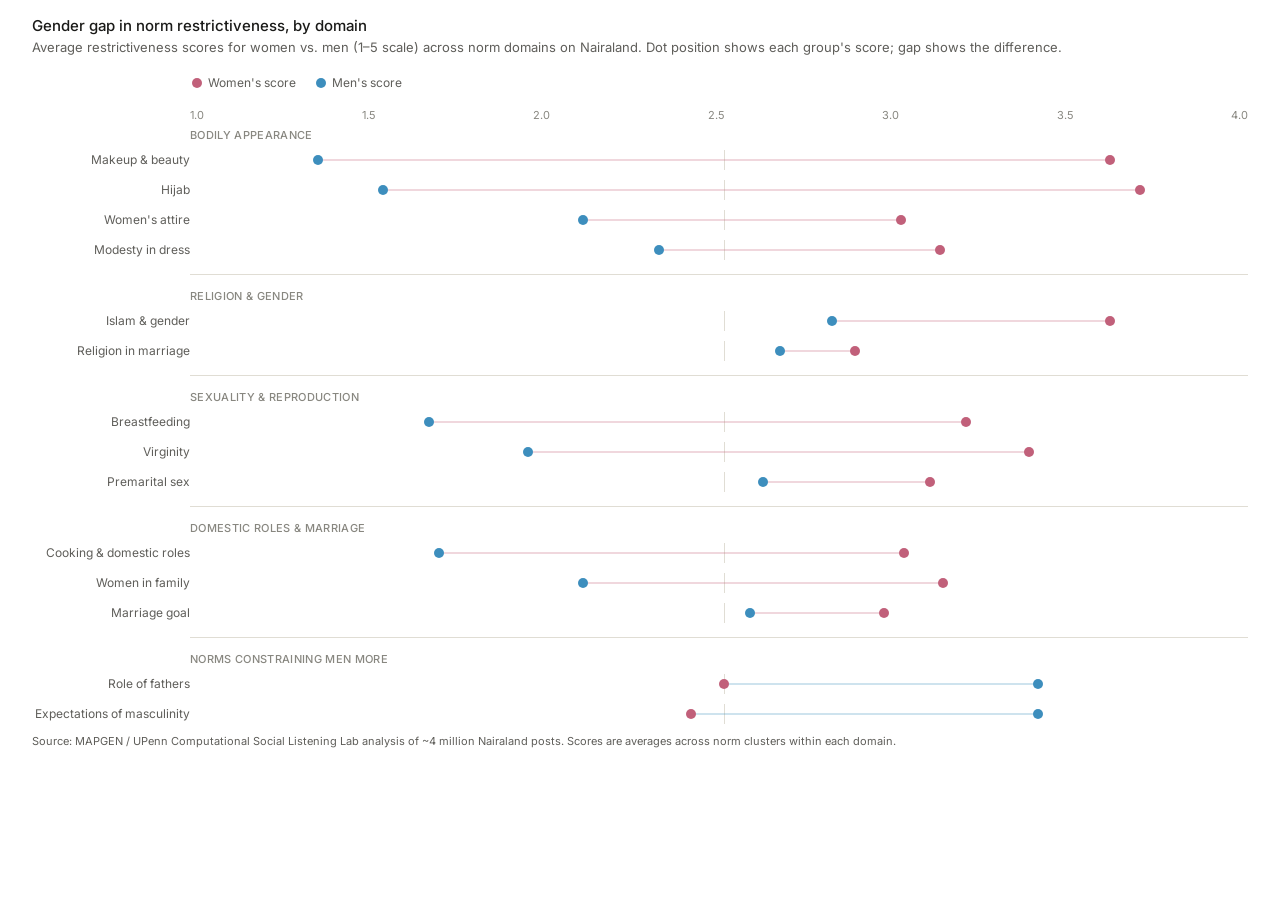
<file: viz/diverging-dot.html>
<!DOCTYPE html>
<html lang="en">
<head>
  <meta charset="UTF-8">
  <meta name="viewport" content="width=device-width, initial-scale=1">
  <link rel="preconnect" href="https://fonts.googleapis.com">
  <link href="https://fonts.googleapis.com/css2?family=Inter:wght@400;500;600&display=swap" rel="stylesheet">
  <style>
    :root {
      --font-sans: 'Inter', system-ui, sans-serif;
      --color-text-primary: #1a1a18;
      --color-text-secondary: #5f5e5a;
      --color-text-tertiary: #888780;
      --color-border-tertiary: #e0ddd4;
    }
    html, body { margin: 0; padding: 0 16px 16px; background: transparent; overflow-x: hidden; box-sizing: border-box; }
    .sr-only { position: absolute; width: 1px; height: 1px; padding: 0; margin: -1px; overflow: hidden; clip: rect(0,0,0,0); white-space: nowrap; border: 0; }
    body { margin: 0; }
    .chart-wrap { padding: 1rem 0 0.5rem; font-family: var(--font-sans, sans-serif); }
    .chart-title { font-size: 15px; font-weight: 500; color: var(--color-text-primary); margin: 0 0 4px 0; }
    .chart-subtitle { font-size: 13px; color: var(--color-text-secondary); margin: 0 0 20px 0; }
    .legend { display: flex; gap: 20px; margin: 0 0 18px 160px; flex-wrap: wrap; }
    .legend-item { display: flex; align-items: center; gap: 6px; font-size: 12px; color: var(--color-text-secondary); }
    .legend-dot { width: 10px; height: 10px; border-radius: 50%; }
    .row { display: flex; align-items: center; margin-bottom: 10px; }
    .label { width: 158px; font-size: 12px; color: var(--color-text-secondary); text-align: right; padding-right: 10px; flex-shrink: 0; line-height: 1.3; }
    .bar-area { flex: 1; position: relative; height: 20px; }
    .center-line { position: absolute; left: 50%; top: 0; bottom: 0; width: 1px; background: var(--color-border-tertiary); }
    .dot { position: absolute; top: 50%; width: 10px; height: 10px; border-radius: 50%; transform: translate(-50%, -50%); }
    .connector { position: absolute; top: 50%; height: 2px; transform: translateY(-50%); }
    .axis-labels { display: flex; margin-left: 158px; font-size: 11px; color: var(--color-text-tertiary, var(--color-text-secondary)); margin-bottom: 6px; }
    .divider { border: none; border-top: 0.5px solid var(--color-border-tertiary); margin: 14px 0 14px 158px; }
    .section-label { font-size: 11px; font-weight: 500; color: var(--color-text-tertiary, var(--color-text-secondary)); margin: 0 0 8px 158px; letter-spacing: 0.03em; text-transform: uppercase; }
    .note { font-size: 11px; color: var(--color-text-secondary); margin-top: 10px; }
  </style>
</head>
<body>

<h2 class="sr-only">Diverging dot chart showing the gender gap in restrictiveness scores across norm domains on Nairaland. Most domains constrain women more than men, with appearance and religious norms showing the largest gaps.</h2>

<div class="chart-wrap">
  <p class="chart-title">Gender gap in norm restrictiveness, by domain</p>
  <p class="chart-subtitle">Average restrictiveness scores for women vs. men (1–5 scale) across norm domains on Nairaland. Dot position shows each group's score; gap shows the difference.</p>

  <div class="legend">
    <span class="legend-item"><span class="legend-dot" style="background:#C1607A;"></span>Women's score</span>
    <span class="legend-item"><span class="legend-dot" style="background:#3D8EBD;"></span>Men's score</span>
  </div>

  <div class="axis-labels" id="axis-labels"></div>
  <div id="chart-rows"></div>
  <p class="note">Source: MAPGEN / UPenn Computational Social Listening Lab analysis of ~4 million Nairaland posts. Scores are averages across norm clusters within each domain.</p>
</div>

<script>
const domains = [
  { label: "Hijab", w: 3.87, m: 1.56, group: "appearance" },
  { label: "Makeup & beauty", w: 3.78, m: 1.36, group: "appearance" },
  { label: "Modesty in dress", w: 3.26, m: 2.40, group: "appearance" },
  { label: "Women's attire", w: 3.14, m: 2.17, group: "appearance" },
  { label: "Islam & gender", w: 3.78, m: 2.93, group: "religion" },
  { label: "Religion in marriage", w: 3.00, m: 2.77, group: "religion" },
  { label: "Breastfeeding", w: 3.34, m: 1.70, group: "sexuality" },
  { label: "Premarital sex", w: 3.23, m: 2.72, group: "sexuality" },
  { label: "Virginity", w: 3.53, m: 2.00, group: "sexuality" },
  { label: "Women in family", w: 3.27, m: 2.17, group: "domestic" },
  { label: "Cooking & domestic roles", w: 3.15, m: 1.73, group: "domestic" },
  { label: "Marriage goal", w: 3.09, m: 2.68, group: "domestic" },
  { label: "Expectations of masculinity", w: 2.50, m: 3.56, group: "men" },
  { label: "Role of fathers", w: 2.60, m: 3.56, group: "men" },
];

domains.sort((a, b) => {
  const groups = ["appearance","religion","sexuality","domestic","men"];
  if (a.group !== b.group) return groups.indexOf(a.group) - groups.indexOf(b.group);
  return (b.w - b.m) - (a.w - a.m);
});

const minScore = 1.0;
const maxScore = 4.2;
const range = maxScore - minScore;

function pct(val) {
  return ((val - minScore) / range) * 100 + "%";
}

const groupLabels = {
  appearance: "Bodily appearance",
  religion: "Religion & gender",
  sexuality: "Sexuality & reproduction",
  domestic: "Domestic roles & marriage",
  men: "Norms constraining men more"
};

const container = document.getElementById("chart-rows");
let lastGroup = null;

domains.forEach(d => {
  if (d.group !== lastGroup) {
    if (lastGroup !== null) {
      const div = document.createElement("div");
      div.className = "divider";
      container.appendChild(div);
    }
    const lbl = document.createElement("div");
    lbl.className = "section-label";
    lbl.textContent = groupLabels[d.group];
    container.appendChild(lbl);
    lastGroup = d.group;
  }

  const row = document.createElement("div");
  row.className = "row";

  const label = document.createElement("div");
  label.className = "label";
  label.textContent = d.label;

  const barArea = document.createElement("div");
  barArea.className = "bar-area";

  const centerLine = document.createElement("div");
  centerLine.className = "center-line";
  barArea.appendChild(centerLine);

  const left = Math.min(d.w, d.m);
  const right = Math.max(d.w, d.m);
  const connector = document.createElement("div");
  connector.className = "connector";
  connector.style.left = pct(left);
  connector.style.width = "calc(" + pct(right) + " - " + pct(left) + ")";
  connector.style.background = d.w > d.m ? "rgba(193,96,122,0.25)" : "rgba(61,142,189,0.25)";
  barArea.appendChild(connector);

  const wDot = document.createElement("div");
  wDot.className = "dot";
  wDot.style.left = pct(d.w);
  wDot.style.background = "#C1607A";
  wDot.title = "Women: " + d.w.toFixed(2);
  barArea.appendChild(wDot);

  const mDot = document.createElement("div");
  mDot.className = "dot";
  mDot.style.left = pct(d.m);
  mDot.style.background = "#3D8EBD";
  mDot.title = "Men: " + d.m.toFixed(2);
  barArea.appendChild(mDot);

  row.appendChild(label);
  row.appendChild(barArea);
  container.appendChild(row);
});

const axisContainer = document.getElementById("axis-labels");
axisContainer.style.justifyContent = "space-between";
[1.0, 1.5, 2.0, 2.5, 3.0, 3.5, 4.0].forEach(v => {
  const lbl = document.createElement("span");
  lbl.textContent = v.toFixed(1);
  axisContainer.appendChild(lbl);
});

// Auto-size iframe
const sendHeight = () => window.parent.postMessage({ iframeHeight: document.body.scrollHeight + 24 }, '*');
window.addEventListener('load', sendHeight);
window.addEventListener('resize', sendHeight);
</script>
</body>
</html>
</file>
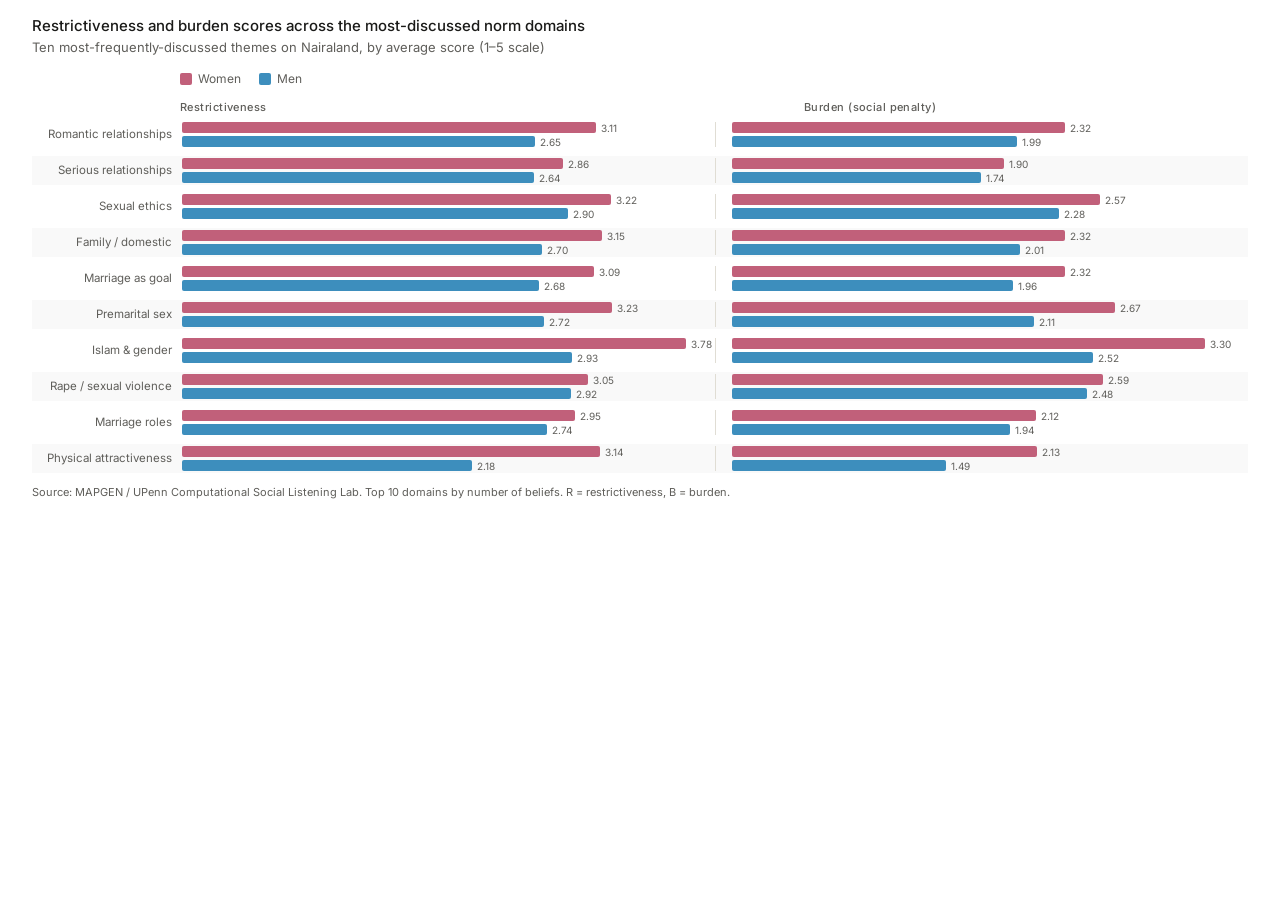
<file: viz/grouped-bar.html>
<!DOCTYPE html>
<html lang="en">
<head>
  <meta charset="UTF-8">
  <meta name="viewport" content="width=device-width, initial-scale=1">
  <link rel="preconnect" href="https://fonts.googleapis.com">
  <link href="https://fonts.googleapis.com/css2?family=Inter:wght@400;500;600&display=swap" rel="stylesheet">
  <style>
    :root {
      --font-sans: 'Inter', system-ui, sans-serif;
      --color-text-primary: #1a1a18;
      --color-text-secondary: #5f5e5a;
      --color-text-tertiary: #888780;
      --color-border-tertiary: #e0ddd4;
    }
    html, body { margin: 0; padding: 0 16px 16px; background: transparent; overflow-x: hidden; box-sizing: border-box; }
    .sr-only { position: absolute; width: 1px; height: 1px; padding: 0; margin: -1px; overflow: hidden; clip: rect(0,0,0,0); white-space: nowrap; border: 0; }
    .wrap { padding: 1rem 0 0.5rem; font-family: var(--font-sans, sans-serif); }
    .chart-title { font-size: 15px; font-weight: 500; color: var(--color-text-primary); margin: 0 0 4px; }
    .chart-sub { font-size: 13px; color: var(--color-text-secondary); margin: 0 0 16px; }
    .panel-head { font-size: 11px; font-weight: 500; color: var(--color-text-secondary); margin: 0 0 6px 148px; letter-spacing: 0.04em; }
    .panels { display: grid; grid-template-columns: 1fr 1fr; gap: 0; }
    .panel { position: relative; }
    .panel + .panel { border-left: 0.5px solid var(--color-border-tertiary); padding-left: 16px; }
    .row { display: flex; align-items: center; margin-bottom: 7px; }
    .row-label { width: 140px; font-size: 11.5px; color: var(--color-text-secondary); text-align: right; padding-right: 10px; flex-shrink: 0; line-height: 1.3; }
    .bars { flex: 1; display: flex; flex-direction: column; gap: 3px; }
    .bar-row { display: flex; align-items: center; gap: 5px; height: 11px; }
    .bar { height: 11px; border-radius: 2px; min-width: 2px; transition: width 0.3s; }
    .bar-val { font-size: 10px; color: var(--color-text-secondary); white-space: nowrap; }
    .axis-row { display: flex; justify-content: space-between; margin-left: 148px; font-size: 10px; color: var(--color-text-tertiary, #888); margin-bottom: 6px; }
    .legend { display: flex; gap: 18px; margin: 0 0 14px 148px; }
    .leg-item { display: flex; align-items: center; gap: 6px; font-size: 12px; color: var(--color-text-secondary); }
    .leg-swatch { width: 12px; height: 12px; border-radius: 2px; }
    .note { font-size: 11px; color: var(--color-text-secondary); margin-top: 12px; }
    .divider { border: none; border-top: 0.5px solid var(--color-border-tertiary); margin: 0 0 10px 148px; }
  </style>
</head>
<body>

<h2 class="sr-only">Grouped horizontal bar chart showing women's and men's average restrictiveness and burden scores across the ten most-discussed norm domains on Nairaland. Women's scores are consistently higher across all domains.</h2>

<div class="wrap">
  <p class="chart-title">Restrictiveness and burden scores across the most-discussed norm domains</p>
  <p class="chart-sub">Ten most-frequently-discussed themes on Nairaland, by average score (1–5 scale)</p>

  <div class="legend">
    <span class="leg-item"><span class="leg-swatch" style="background:#C1607A;"></span>Women</span>
    <span class="leg-item"><span class="leg-swatch" style="background:#3D8EBD;"></span>Men</span>
  </div>

  <div style="display:grid; grid-template-columns: 1fr 1fr; gap: 0;">
    <div>
      <div class="panel-head">Restrictiveness</div>
    </div>
    <div style="padding-left:16px;">
      <div class="panel-head">Burden (social penalty)</div>
    </div>
  </div>

  <div id="chart"></div>

  <p class="note">Source: MAPGEN / UPenn Computational Social Listening Lab. Top 10 domains by number of beliefs. R = restrictiveness, B = burden.</p>
</div>

<script>
const domains = [
  { label: "Romantic relationships", rW: 3.11, rM: 2.65, bW: 2.32, bM: 1.99 },
  { label: "Serious relationships",  rW: 2.86, rM: 2.64, bW: 1.90, bM: 1.74 },
  { label: "Sexual ethics",          rW: 3.22, rM: 2.90, bW: 2.57, bM: 2.28 },
  { label: "Family / domestic",      rW: 3.15, rM: 2.70, bW: 2.32, bM: 2.01 },
  { label: "Marriage as goal",       rW: 3.09, rM: 2.68, bW: 2.32, bM: 1.96 },
  { label: "Premarital sex",         rW: 3.23, rM: 2.72, bW: 2.67, bM: 2.11 },
  { label: "Islam & gender",         rW: 3.78, rM: 2.93, bW: 3.30, bM: 2.52 },
  { label: "Rape / sexual violence", rW: 3.05, rM: 2.92, bW: 2.59, bM: 2.48 },
  { label: "Marriage roles",         rW: 2.95, rM: 2.74, bW: 2.12, bM: 1.94 },
  { label: "Physical attractiveness",rW: 3.14, rM: 2.18, bW: 2.13, bM: 1.49 },
];

const maxR = 4.0, maxB = 3.6;
const container = document.getElementById("chart");

domains.forEach((d, i) => {
  const row = document.createElement("div");
  row.className = "row";
  row.style.background = i % 2 === 0 ? "transparent" : "rgba(136,135,128,0.05)";
  row.style.padding = "2px 0";

  const label = document.createElement("div");
  label.className = "row-label";
  label.textContent = d.label;

  const inner = document.createElement("div");
  inner.style.flex = "1";
  inner.style.display = "grid";
  inner.style.gridTemplateColumns = "1fr 1fr";
  inner.style.gap = "0";

  function makeBarSet(wVal, mVal, max, isRight) {
    const div = document.createElement("div");
    div.className = "bars";
    if (isRight) div.style.paddingLeft = "16px";

    const wRow = document.createElement("div");
    wRow.className = "bar-row";
    const wBar = document.createElement("div");
    wBar.className = "bar";
    wBar.style.width = (wVal / max * 100) + "%";
    wBar.style.background = "#C1607A";
    const wValEl = document.createElement("span");
    wValEl.className = "bar-val";
    wValEl.textContent = wVal.toFixed(2);
    wRow.appendChild(wBar);
    wRow.appendChild(wValEl);

    const mRow = document.createElement("div");
    mRow.className = "bar-row";
    const mBar = document.createElement("div");
    mBar.className = "bar";
    mBar.style.width = (mVal / max * 100) + "%";
    mBar.style.background = "#3D8EBD";
    const mValEl = document.createElement("span");
    mValEl.className = "bar-val";
    mValEl.textContent = mVal.toFixed(2);
    mRow.appendChild(mBar);
    mRow.appendChild(mValEl);

    div.appendChild(wRow);
    div.appendChild(mRow);
    return div;
  }

  inner.appendChild(makeBarSet(d.rW, d.rM, maxR, false));
  const right = makeBarSet(d.bW, d.bM, maxB, true);
  right.style.borderLeft = "0.5px solid var(--color-border-tertiary)";
  inner.appendChild(right);

  row.appendChild(label);
  row.appendChild(inner);
  container.appendChild(row);
});

// Auto-size iframe
const sendHeight = () => window.parent.postMessage({ iframeHeight: document.body.scrollHeight + 24 }, '*');
window.addEventListener('load', sendHeight);
window.addEventListener('resize', sendHeight);
</script>
</body>
</html>
</file>
